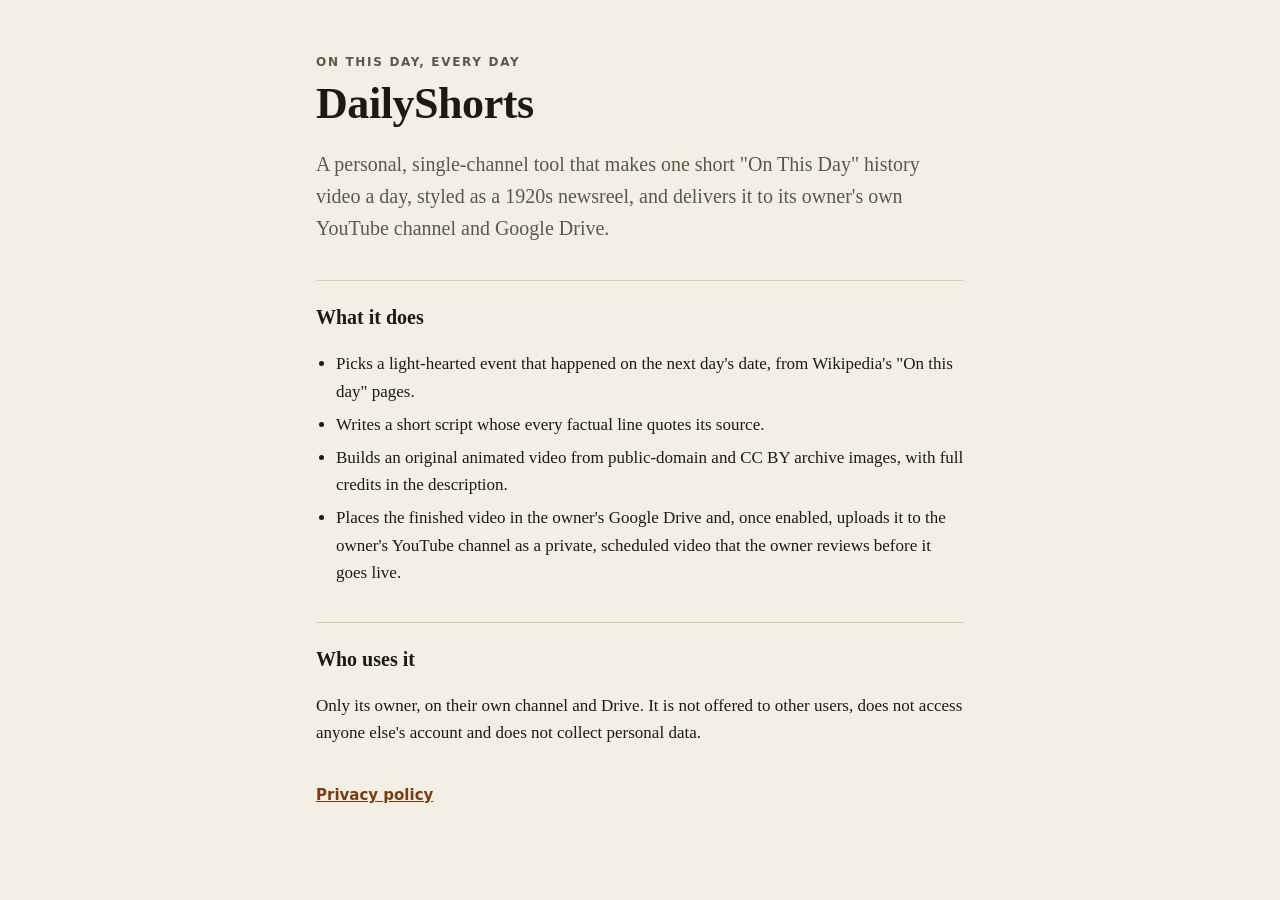
<file: index.html>
<!doctype html>
<html lang="en">
<head>
<meta charset="utf-8">
<meta name="viewport" content="width=device-width, initial-scale=1">
<title>DailyShorts</title>
<meta name="description" content="DailyShorts: a personal tool that makes one original 'On This Day' history newsreel Short a day for its owner's YouTube channel.">
<link rel="stylesheet" href="style.css">
</head>
<body>
<main>
  <p class="kicker">On this day, every day</p>
  <h1>DailyShorts</h1>
  <p class="lede">A personal, single-channel tool that makes one short "On This Day" history video a day, styled as a 1920s newsreel, and delivers it to its owner's own YouTube channel and Google Drive.</p>

  <h2>What it does</h2>
  <ul>
    <li>Picks a light-hearted event that happened on the next day's date, from Wikipedia's "On this day" pages.</li>
    <li>Writes a short script whose every factual line quotes its source.</li>
    <li>Builds an original animated video from public-domain and CC BY archive images, with full credits in the description.</li>
    <li>Places the finished video in the owner's Google Drive and, once enabled, uploads it to the owner's YouTube channel as a private, scheduled video that the owner reviews before it goes live.</li>
  </ul>

  <h2>Who uses it</h2>
  <p>Only its owner, on their own channel and Drive. It is not offered to other users, does not access anyone else's account and does not collect personal data.</p>

  <p class="links"><a href="privacy.html">Privacy policy</a></p>
</main>
</body>
</html>
</file>
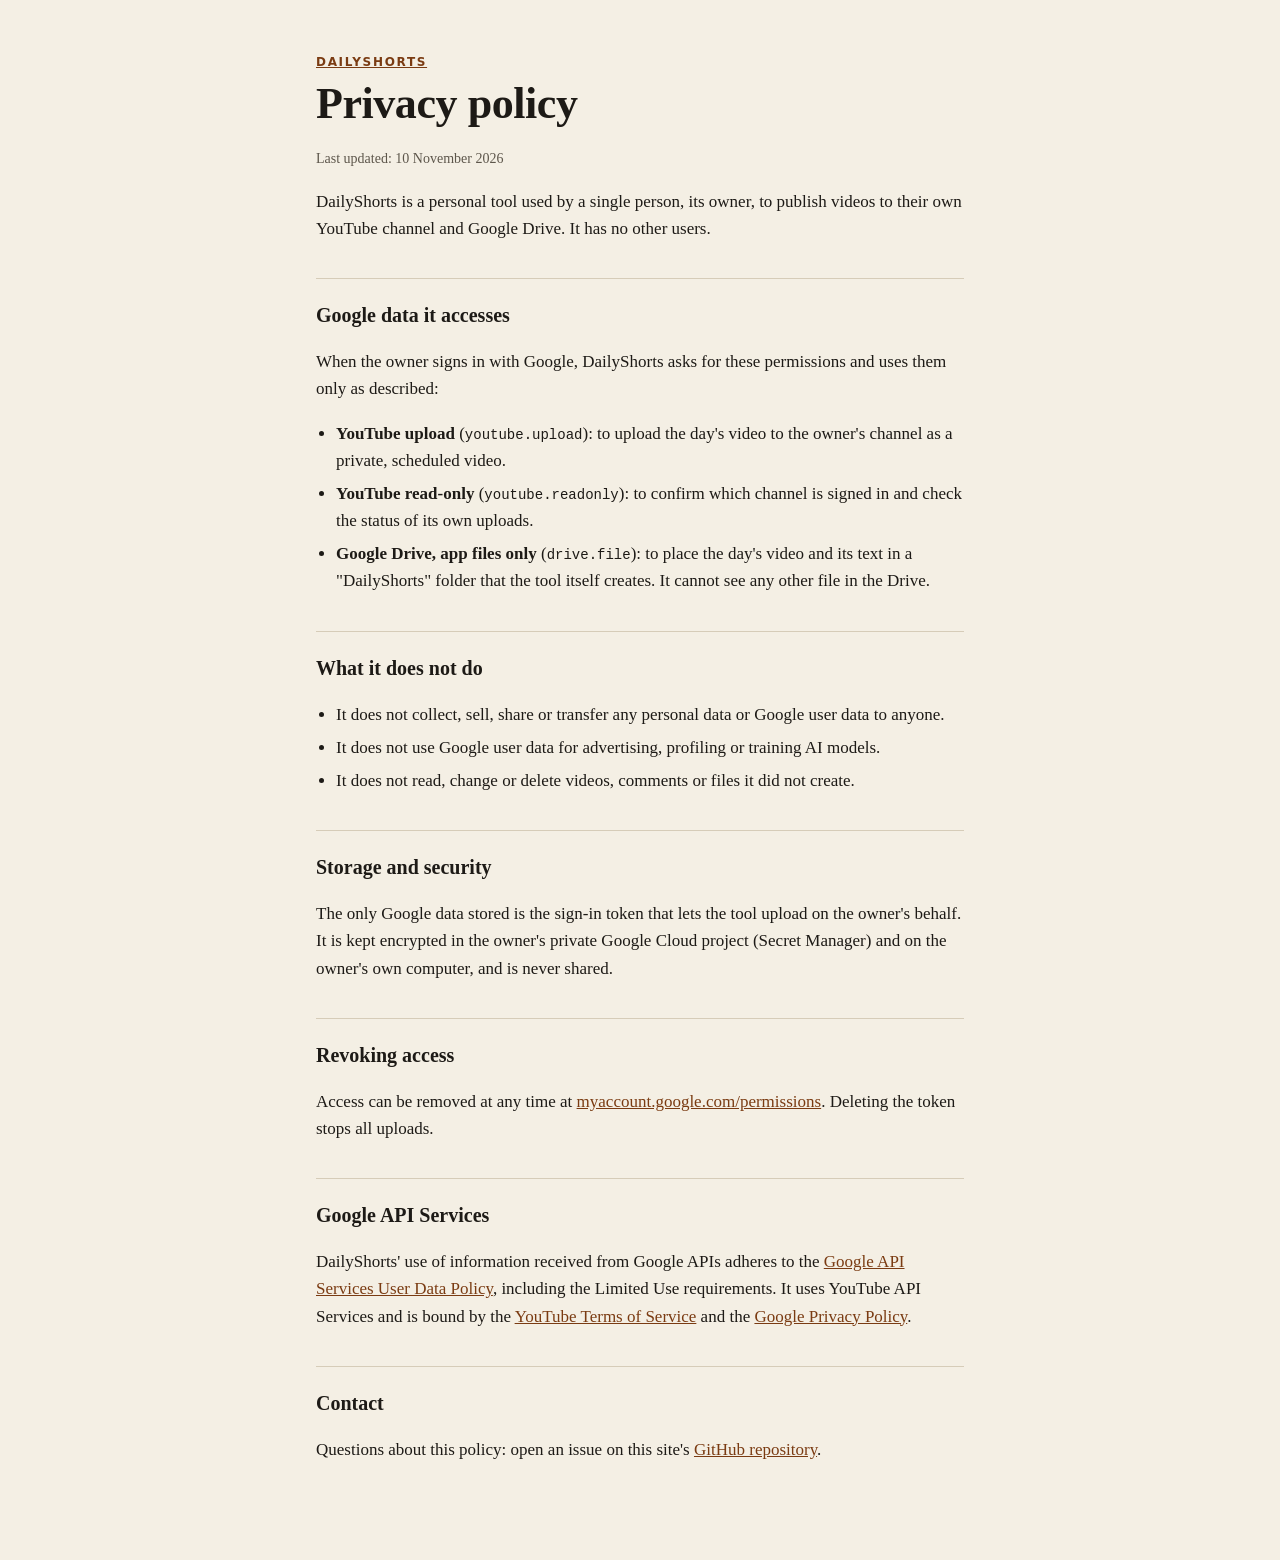
<file: privacy.html>
<!doctype html>
<html lang="en">
<head>
<meta charset="utf-8">
<meta name="viewport" content="width=device-width, initial-scale=1">
<title>DailyShorts privacy policy</title>
<link rel="stylesheet" href="style.css">
</head>
<body>
<main>
  <p class="kicker"><a href="./">DailyShorts</a></p>
  <h1>Privacy policy</h1>
  <p class="updated">Last updated: 10 November 2026</p>

  <p>DailyShorts is a personal tool used by a single person, its owner, to publish videos to their own YouTube channel and Google Drive. It has no other users.</p>

  <h2>Google data it accesses</h2>
  <p>When the owner signs in with Google, DailyShorts asks for these permissions and uses them only as described:</p>
  <ul>
    <li><strong>YouTube upload</strong> (<code>youtube.upload</code>): to upload the day's video to the owner's channel as a private, scheduled video.</li>
    <li><strong>YouTube read-only</strong> (<code>youtube.readonly</code>): to confirm which channel is signed in and check the status of its own uploads.</li>
    <li><strong>Google Drive, app files only</strong> (<code>drive.file</code>): to place the day's video and its text in a "DailyShorts" folder that the tool itself creates. It cannot see any other file in the Drive.</li>
  </ul>

  <h2>What it does not do</h2>
  <ul>
    <li>It does not collect, sell, share or transfer any personal data or Google user data to anyone.</li>
    <li>It does not use Google user data for advertising, profiling or training AI models.</li>
    <li>It does not read, change or delete videos, comments or files it did not create.</li>
  </ul>

  <h2>Storage and security</h2>
  <p>The only Google data stored is the sign-in token that lets the tool upload on the owner's behalf. It is kept encrypted in the owner's private Google Cloud project (Secret Manager) and on the owner's own computer, and is never shared.</p>

  <h2>Revoking access</h2>
  <p>Access can be removed at any time at <a href="https://myaccount.google.com/permissions">myaccount.google.com/permissions</a>. Deleting the token stops all uploads.</p>

  <h2>Google API Services</h2>
  <p>DailyShorts' use of information received from Google APIs adheres to the <a href="https://developers.google.com/terms/api-services-user-data-policy">Google API Services User Data Policy</a>, including the Limited Use requirements. It uses YouTube API Services and is bound by the <a href="https://www.youtube.com/t/terms">YouTube Terms of Service</a> and the <a href="https://policies.google.com/privacy">Google Privacy Policy</a>.</p>

  <h2>Contact</h2>
  <p>Questions about this policy: open an issue on this site's <a href="https://github.com/SampoAI67/dailyshorts-site/issues">GitHub repository</a>.</p>
</main>
</body>
</html>
</file>
<file: style.css>
:root { --bg: #f4efe4; --ink: #1d1a16; --muted: #5d564b; --rule: #d6ccb8; --link: #7a3b12; }
@media (prefers-color-scheme: dark) { :root { --bg: #16140f; --ink: #ece4d3; --muted: #a89f8e; --rule: #3a342a; --link: #e3a46e; } }
* { box-sizing: border-box; }
body { margin: 0; background: var(--bg); color: var(--ink); font: 17px/1.6 Georgia, "Times New Roman", serif; }
main { max-width: 680px; margin: 0 auto; padding: 56px 16px 80px; }
.kicker { text-transform: uppercase; letter-spacing: .14em; font: 600 12px/1 system-ui, sans-serif; color: var(--muted); margin: 0 0 12px; }
h1 { font-size: 44px; line-height: 1.1; margin: 0 0 20px; letter-spacing: -.01em; }
h2 { font-size: 20px; margin: 36px 0 8px; padding-top: 20px; border-top: 1px solid var(--rule); }
.lede { font-size: 20px; color: var(--muted); }
.updated { color: var(--muted); font-size: 14px; }
ul { padding-left: 20px; }
li { margin: 6px 0; }
a { color: var(--link); }
code { font-size: 14px; }
.links { margin-top: 40px; font: 600 15px system-ui, sans-serif; }
</file>
